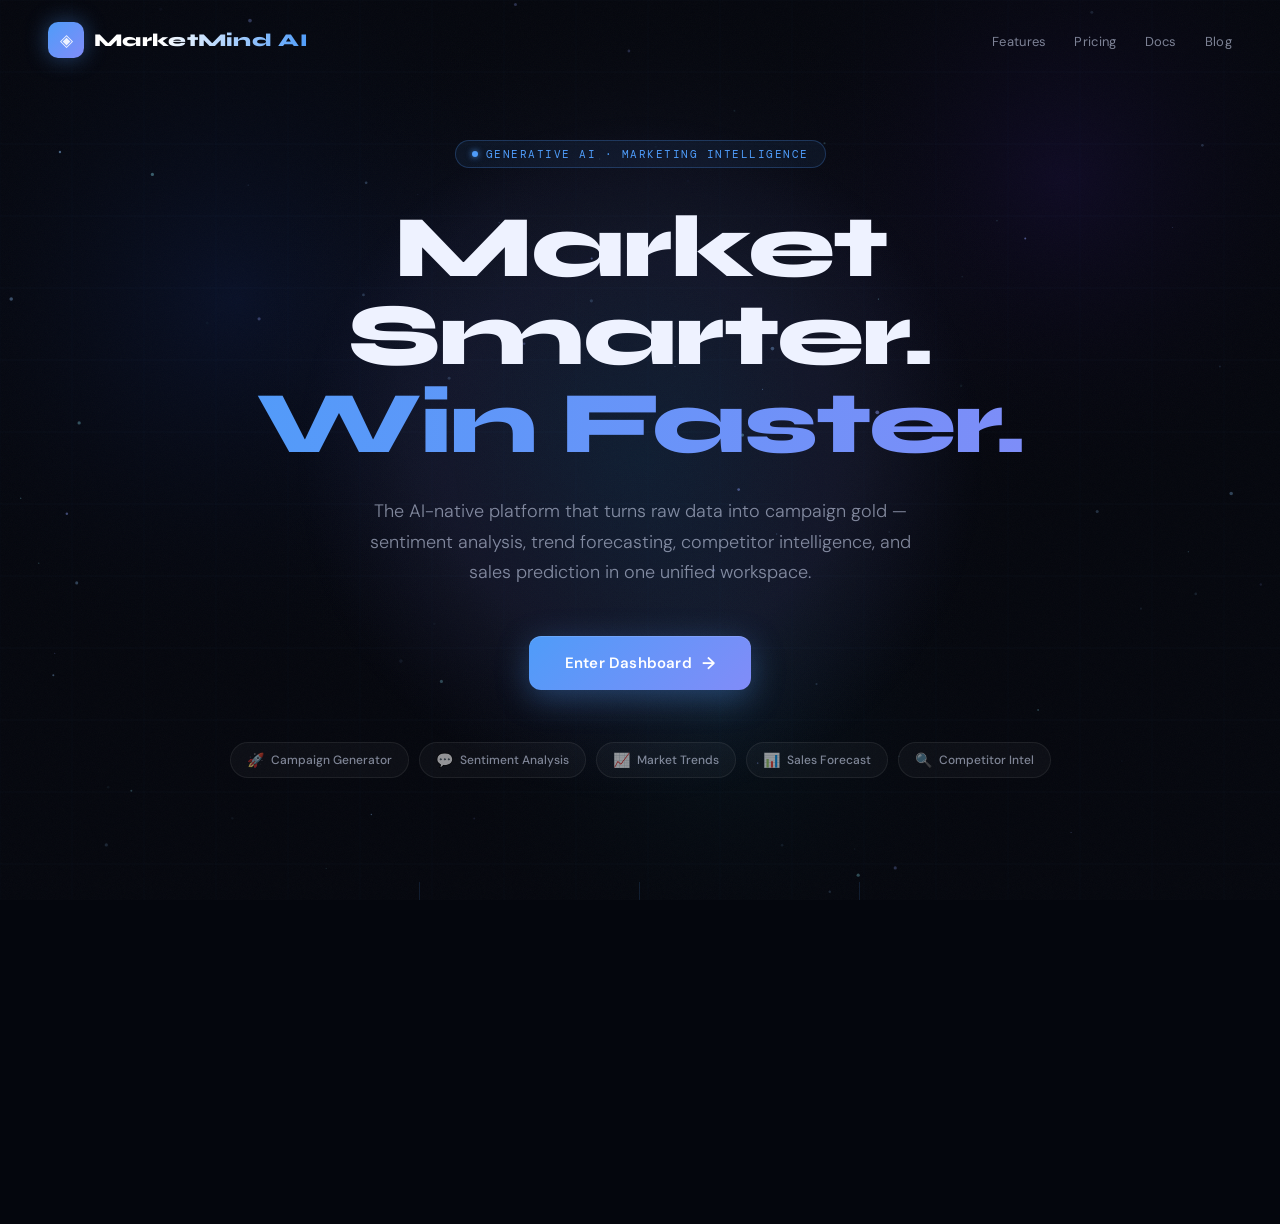
<file: welcome.html>
<!DOCTYPE html>
<html lang="en">
<head>
<meta charset="UTF-8">
<meta name="viewport" content="width=device-width, initial-scale=1.0">
<title>MarketMind AI — Marketing Intelligence Platform</title>
<link href="https://fonts.googleapis.com/css2?family=Syne:wght@400;700;800&family=DM+Sans:wght@300;400;500&family=DM+Mono:wght@400;500&display=swap" rel="stylesheet">
<style>

/* ── RESET & BASE ── */
*, *::before, *::after { margin: 0; padding: 0; box-sizing: border-box; }

:root {
  --bg:      #04060d;
  --blue:    #4f9cf9;
  --indigo:  #818cf8;
  --teal:    #2dd4bf;
  --rose:    #fb7185;
  --amber:   #fbbf24;
  --text-1:  #eef2ff;
  --text-2:  rgba(220,230,255,0.55);
  --text-3:  rgba(200,215,255,0.28);
  --rim:     rgba(79,156,249,0.14);
  --ease:    cubic-bezier(0.16,1,0.3,1);
}

html, body {
  width: 100%; height: 100%;
  background: var(--bg);
  color: var(--text-1);
  font-family: 'DM Sans', sans-serif;
  overflow-x: hidden;
}

/* ── CANVAS ── */
#cvs {
  position: fixed; inset: 0; z-index: 0;
  pointer-events: none;
}

/* ── NOISE ── */
body::after {
  content: '';
  position: fixed; inset: 0; z-index: 1;
  pointer-events: none;
  opacity: 0.03;
  background-image: url("data:image/svg+xml,%3Csvg viewBox='0 0 256 256' xmlns='http://www.w3.org/2000/svg'%3E%3Cfilter id='n'%3E%3CfeTurbulence type='fractalNoise' baseFrequency='0.9' numOctaves='4' stitchTiles='stitch'/%3E%3C/filter%3E%3Crect width='100%25' height='100%25' filter='url(%23n)'/%3E%3C/svg%3E");
  background-size: 180px 180px;
}

/* ── LAYOUT ── */
.page {
  position: relative; z-index: 2;
  min-height: 100vh;
  display: flex; flex-direction: column;
}

/* ── NAVBAR ── */
.nav {
  display: flex; align-items: center; justify-content: space-between;
  padding: 22px 48px;
  animation: fadeDown 0.8s var(--ease) both;
}
.nav-logo {
  display: flex; align-items: center; gap: 10px;
}
.nav-mark {
  width: 36px; height: 36px; border-radius: 10px;
  background: linear-gradient(135deg, var(--blue), var(--indigo));
  display: grid; place-items: center;
  font-size: 17px;
  box-shadow: 0 0 22px rgba(79,156,249,0.4);
}
.nav-brand {
  font-family: 'Syne', sans-serif;
  font-weight: 800; font-size: 18px; letter-spacing: 0.3px;
  background: linear-gradient(90deg, #fff 30%, var(--blue));
  -webkit-background-clip: text; -webkit-text-fill-color: transparent;
}
.nav-links {
  display: flex; align-items: center; gap: 28px;
  list-style: none;
}
.nav-links li a {
  font-size: 13px; color: var(--text-2); text-decoration: none;
  letter-spacing: 0.3px; font-weight: 400;
  transition: color 0.2s;
}
.nav-links li a:hover { color: var(--text-1); }
.nav-cta {
  display: flex; align-items: center; gap: 10px;
}
.btn-nav {
  padding: 9px 20px; border-radius: 9px;
  font-family: 'DM Sans', sans-serif; font-size: 13px; font-weight: 600;
  cursor: pointer; border: none; outline: none;
  transition: all 0.2s var(--ease);
}
.btn-outline {
  background: transparent;
  border: 1px solid var(--rim);
  color: var(--text-2);
}
.btn-outline:hover { border-color: rgba(79,156,249,0.4); color: var(--text-1); }
.btn-solid {
  background: linear-gradient(135deg, var(--blue), var(--indigo));
  color: #fff;
  box-shadow: 0 4px 18px rgba(79,156,249,0.3);
}
.btn-solid:hover { transform: translateY(-1px); box-shadow: 0 8px 28px rgba(79,156,249,0.45); }

/* ── HERO ── */
.hero {
  flex: 1;
  display: flex; flex-direction: column;
  align-items: center; justify-content: center;
  text-align: center;
  padding: 60px 24px 40px;
  position: relative;
}

/* Glowing orb behind title */
.hero-glow {
  position: absolute;
  width: 700px; height: 700px;
  border-radius: 50%;
  background: radial-gradient(circle,
    rgba(79,156,249,0.1) 0%,
    rgba(129,140,248,0.07) 40%,
    transparent 70%);
  pointer-events: none;
  animation: breathe 6s ease-in-out infinite;
}
@keyframes breathe {
  0%,100% { transform: scale(1); opacity: 0.7; }
  50%      { transform: scale(1.1); opacity: 1; }
}

/* Badge */
.hero-badge {
  display: inline-flex; align-items: center; gap: 8px;
  padding: 6px 16px; border-radius: 99px;
  border: 1px solid rgba(79,156,249,0.25);
  background: rgba(79,156,249,0.07);
  font-family: 'DM Mono', monospace;
  font-size: 11px; letter-spacing: 1.5px; color: var(--blue);
  margin-bottom: 36px;
  animation: fadeUp 0.8s 0.1s var(--ease) both;
}
.badge-dot {
  width: 6px; height: 6px; border-radius: 50%;
  background: var(--blue); box-shadow: 0 0 6px var(--blue);
  animation: blink 2s infinite;
}
@keyframes blink { 0%,100%{opacity:1} 50%{opacity:0.2} }

/* Headline */
.hero-title {
  font-family: 'Syne', sans-serif;
  font-size: clamp(42px, 7vw, 88px);
  font-weight: 800;
  line-height: 1.0;
  letter-spacing: -2px;
  max-width: 900px;
  margin-bottom: 28px;
  animation: fadeUp 0.85s 0.2s var(--ease) both;
}
.hero-title .line-1 { display: block; color: var(--text-1); }
.hero-title .line-2 {
  display: block;
  background: linear-gradient(90deg, var(--blue) 0%, var(--indigo) 50%, var(--teal) 100%);
  -webkit-background-clip: text; -webkit-text-fill-color: transparent;
  background-size: 200%;
  animation: shimmer 4s linear infinite, fadeUp 0.85s 0.2s var(--ease) both;
}
@keyframes shimmer { 0%{background-position:0%} 100%{background-position:200%} }

/* Sub */
.hero-sub {
  font-size: clamp(15px, 2vw, 18px);
  color: var(--text-2); font-weight: 300; line-height: 1.7;
  max-width: 560px; margin-bottom: 48px;
  animation: fadeUp 0.9s 0.3s var(--ease) both;
}

/* CTA group */
.cta-group {
  display: flex; align-items: center; gap: 14px; flex-wrap: wrap; justify-content: center;
  animation: fadeUp 0.9s 0.4s var(--ease) both;
}
.btn-enter {
  display: inline-flex; align-items: center; gap: 10px;
  padding: 16px 36px; border-radius: 12px;
  background: linear-gradient(135deg, var(--blue) 0%, var(--indigo) 100%);
  color: #fff; font-family: 'DM Sans', sans-serif;
  font-size: 15px; font-weight: 600;
  border: none; cursor: pointer;
  box-shadow: 0 8px 32px rgba(79,156,249,0.35), 0 1px 0 rgba(255,255,255,0.12) inset;
  transition: all 0.25s var(--ease);
  position: relative; overflow: hidden;
  letter-spacing: 0.2px;
}
.btn-enter::before {
  content: '';
  position: absolute; top: 0; left: -100%; width: 60%; height: 100%;
  background: linear-gradient(90deg, transparent, rgba(255,255,255,0.12), transparent);
  transition: left 0.5s var(--ease);
}
.btn-enter:hover::before { left: 160%; }
.btn-enter:hover {
  transform: translateY(-3px) scale(1.02);
  box-shadow: 0 16px 48px rgba(79,156,249,0.5), 0 1px 0 rgba(255,255,255,0.12) inset;
}
.btn-enter:active { transform: translateY(0) scale(0.99); }
.btn-enter .arrow {
  transition: transform 0.2s var(--ease);
  font-size: 17px;
}
.btn-enter:hover .arrow { transform: translateX(4px); }

.btn-learn {
  display: inline-flex; align-items: center; gap: 8px;
  padding: 16px 28px; border-radius: 12px;
  background: rgba(255,255,255,0.04);
  border: 1px solid var(--rim);
  color: var(--text-2); font-family: 'DM Sans', sans-serif;
  font-size: 15px; font-weight: 500;
  cursor: pointer;
  transition: all 0.2s var(--ease);
}
.btn-learn:hover {
  background: rgba(255,255,255,0.08);
  border-color: rgba(79,156,249,0.3);
  color: var(--text-1);
  transform: translateY(-2px);
}

/* ── FEATURE PILLS ── */
.feature-pills {
  display: flex; align-items: center; gap: 10px; flex-wrap: wrap; justify-content: center;
  margin-top: 52px;
  animation: fadeUp 1s 0.55s var(--ease) both;
}
.pill {
  display: inline-flex; align-items: center; gap: 7px;
  padding: 8px 16px; border-radius: 99px;
  border: 1px solid rgba(255,255,255,0.07);
  background: rgba(255,255,255,0.03);
  font-size: 12px; font-weight: 500; color: var(--text-2);
  transition: all 0.2s;
  backdrop-filter: blur(8px);
}
.pill:hover { border-color: var(--rim); color: var(--text-1); background: rgba(79,156,249,0.06); }
.pill-icon { font-size: 14px; }

/* ── STATS ROW ── */
.stats {
  display: flex; align-items: center; justify-content: center; gap: 0;
  margin-top: 64px; padding: 0 24px;
  animation: fadeUp 1s 0.65s var(--ease) both;
  flex-wrap: wrap;
}
.stat-item {
  flex: 1; min-width: 160px; max-width: 220px;
  text-align: center; padding: 28px 24px;
  border-right: 1px solid var(--rim);
  position: relative;
}
.stat-item:last-child { border-right: none; }
.stat-num {
  font-family: 'Syne', sans-serif;
  font-size: 36px; font-weight: 800; letter-spacing: -1px;
  background: linear-gradient(135deg, #fff, var(--blue));
  -webkit-background-clip: text; -webkit-text-fill-color: transparent;
  line-height: 1;
}
.stat-label {
  font-size: 12px; color: var(--text-3); margin-top: 6px;
  letter-spacing: 0.5px; font-weight: 400;
}

/* ── MARQUEE ── */
.marquee-wrap {
  width: 100%; overflow: hidden;
  padding: 28px 0;
  border-top: 1px solid var(--rim);
  border-bottom: 1px solid var(--rim);
  margin-top: 64px;
  animation: fadeUp 1s 0.7s var(--ease) both;
  position: relative;
}
.marquee-wrap::before,
.marquee-wrap::after {
  content: ''; position: absolute; top: 0; bottom: 0; width: 120px; z-index: 2;
  pointer-events: none;
}
.marquee-wrap::before { left: 0;  background: linear-gradient(90deg, var(--bg), transparent); }
.marquee-wrap::after  { right: 0; background: linear-gradient(-90deg, var(--bg), transparent); }
.marquee-track {
  display: flex; align-items: center; gap: 32px;
  width: max-content;
  animation: marquee 28s linear infinite;
}
@keyframes marquee { 0%{transform:translateX(0)} 100%{transform:translateX(-50%)} }
.marquee-item {
  display: flex; align-items: center; gap: 10px;
  font-family: 'DM Mono', monospace; font-size: 12px;
  color: var(--text-3); letter-spacing: 1px; white-space: nowrap;
  padding: 6px 20px; border-radius: 99px;
  border: 1px solid rgba(255,255,255,0.05);
}
.marquee-item span { font-size: 15px; }

/* ── FOOTER ── */
.footer {
  text-align: center; padding: 28px;
  font-size: 12px; color: var(--text-3);
  animation: fadeUp 1s 0.8s var(--ease) both;
  font-family: 'DM Mono', monospace; letter-spacing: 0.5px;
}

/* ── ANIMATIONS ── */
@keyframes fadeUp {
  from { opacity: 0; transform: translateY(24px); }
  to   { opacity: 1; transform: translateY(0); }
}
@keyframes fadeDown {
  from { opacity: 0; transform: translateY(-16px); }
  to   { opacity: 1; transform: translateY(0); }
}

/* ── RESPONSIVE ── */
@media (max-width: 768px) {
  .nav { padding: 16px 20px; }
  .nav-links { display: none; }
  .hero { padding: 40px 20px 20px; }
  .hero-title { letter-spacing: -1px; }
  .stats { gap: 0; }
  .stat-item { border-right: none; border-bottom: 1px solid var(--rim); padding: 20px; }
  .stat-item:last-child { border-bottom: none; }
}

</style>
</head>
<body>

<canvas id="cvs"></canvas>

<div class="page">

  <!-- NAVBAR -->
  <nav class="nav">
    <div class="nav-logo">
      <div class="nav-mark">◈</div>
      <span class="nav-brand">MarketMind AI</span>
    </div>
    <ul class="nav-links">
      <li><a href="#">Features</a></li>
      <li><a href="#">Pricing</a></li>
      <li><a href="#">Docs</a></li>
      <li><a href="#">Blog</a></li>
    </ul>

  </nav>

  <!-- HERO -->
  <section class="hero">
    <div class="hero-glow"></div>

    <div class="hero-badge">
      <div class="badge-dot"></div>
      GENERATIVE AI · MARKETING INTELLIGENCE
    </div>

    <h1 class="hero-title">
      <span class="line-1">Market Smarter.</span>
      <span class="line-2">Win Faster.</span>
    </h1>

    <p class="hero-sub">
      The AI-native platform that turns raw data into campaign gold —
      sentiment analysis, trend forecasting, competitor intelligence,
      and sales prediction in one unified workspace.
    </p>

    <div class="cta-group">
      <button class="btn-enter" onclick="enterApp()">
        Enter Dashboard
        <span class="arrow">→</span>
      </button>
    </div>

    <div class="feature-pills">
      <div class="pill"><span class="pill-icon">🚀</span> Campaign Generator</div>
      <div class="pill"><span class="pill-icon">💬</span> Sentiment Analysis</div>
      <div class="pill"><span class="pill-icon">📈</span> Market Trends</div>
      <div class="pill"><span class="pill-icon">📊</span> Sales Forecast</div>
      <div class="pill"><span class="pill-icon">🔍</span> Competitor Intel</div>
    </div>
  </section>

  <!-- STATS -->
  <div class="stats">
    <div class="stat-item">
      <div class="stat-num">2.8K+</div>
      <div class="stat-label">Campaigns Generated</div>
    </div>
    <div class="stat-item">
      <div class="stat-num">18.3K</div>
      <div class="stat-label">Reviews Analyzed</div>
    </div>
    <div class="stat-item">
      <div class="stat-num">94.7%</div>
      <div class="stat-label">Forecast Accuracy</div>
    </div>
    <div class="stat-item">
      <div class="stat-num">1,200+</div>
      <div class="stat-label">Brands Tracked</div>
    </div>
  </div>

  <!-- MARQUEE -->
  <div class="marquee-wrap">
    <div class="marquee-track">
      <div class="marquee-item"><span>⚡</span> REAL-TIME INTELLIGENCE</div>
      <div class="marquee-item"><span>🤖</span> GPT-POWERED COPY</div>
      <div class="marquee-item"><span>📡</span> LIVE TREND TRACKING</div>
      <div class="marquee-item"><span>🎯</span> PRECISION TARGETING</div>
      <div class="marquee-item"><span>🔬</span> NLP SENTIMENT ENGINE</div>
      <div class="marquee-item"><span>📈</span> ML FORECASTING</div>
      <div class="marquee-item"><span>🛡️</span> COMPETITIVE MOAT</div>
      <div class="marquee-item"><span>🌐</span> GLOBAL MARKET DATA</div>
      <!-- duplicate for seamless loop -->
      <div class="marquee-item"><span>⚡</span> REAL-TIME INTELLIGENCE</div>
      <div class="marquee-item"><span>🤖</span> GPT-POWERED COPY</div>
      <div class="marquee-item"><span>📡</span> LIVE TREND TRACKING</div>
      <div class="marquee-item"><span>🎯</span> PRECISION TARGETING</div>
      <div class="marquee-item"><span>🔬</span> NLP SENTIMENT ENGINE</div>
      <div class="marquee-item"><span>📈</span> ML FORECASTING</div>
      <div class="marquee-item"><span>🛡️</span> COMPETITIVE MOAT</div>
      <div class="marquee-item"><span>🌐</span> GLOBAL MARKET DATA</div>
    </div>
  </div>

  <!-- FOOTER -->
  <footer class="footer">
    © 2025 MarketMind AI — All rights reserved &nbsp;·&nbsp; Built with Generative AI
  </footer>

</div>

<script>
/* ── CANVAS BACKGROUND ── */
(function () {
  const canvas = document.getElementById('cvs');
  const ctx    = canvas.getContext('2d');
  let W, H;

  function resize() { W = canvas.width = innerWidth; H = canvas.height = innerHeight; }
  window.addEventListener('resize', resize); resize();

  /* Particles */
  const particles = Array.from({ length: 90 }, () => mkParticle());
  function mkParticle() {
    return {
      x: Math.random() * innerWidth,
      y: Math.random() * innerHeight,
      r: Math.random() * 1.5 + 0.4,
      vx: (Math.random() - 0.5) * 0.18,
      vy: -(Math.random() * 0.25 + 0.05),
      life: Math.random(),
      decay: Math.random() * 0.004 + 0.001,
      hue: [210, 230, 190][Math.floor(Math.random() * 3)]
    };
  }

  /* Mouse parallax */
  let mx = W / 2, my = H / 2;
  window.addEventListener('mousemove', e => { mx = e.clientX; my = e.clientY; });

  /* Nebula blobs */
  const blobs = [
    { fx: 0.18, fy: 0.3,  r: 420, c: 'rgba(25,55,140,0.2)' },
    { fx: 0.8,  fy: 0.18, r: 340, c: 'rgba(70,30,160,0.15)' },
    { fx: 0.55, fy: 0.8,  r: 300, c: 'rgba(15,90,110,0.13)' },
  ];

  let t = 0;
  function frame() {
    t += 0.004;
    ctx.clearRect(0, 0, W, H);
    ctx.fillStyle = '#04060d';
    ctx.fillRect(0, 0, W, H);

    /* Animated nebula */
    blobs.forEach((b, i) => {
      const ox = Math.sin(t + i * 1.3) * 40;
      const oy = Math.cos(t + i * 0.9) * 30;
      const bx = b.fx * W + ox + (mx - W / 2) * 0.015;
      const by = b.fy * H + oy + (my - H / 2) * 0.015;
      const g = ctx.createRadialGradient(bx, by, 0, bx, by, b.r);
      g.addColorStop(0, b.c); g.addColorStop(1, 'transparent');
      ctx.fillStyle = g; ctx.fillRect(0, 0, W, H);
    });

    /* Subtle grid */
    ctx.strokeStyle = 'rgba(79,156,249,0.025)';
    ctx.lineWidth = 1;
    for (let x = 0; x < W; x += 72) { ctx.beginPath(); ctx.moveTo(x,0); ctx.lineTo(x,H); ctx.stroke(); }
    for (let y = 0; y < H; y += 72) { ctx.beginPath(); ctx.moveTo(0,y); ctx.lineTo(W,y); ctx.stroke(); }

    /* Particles */
    particles.forEach(p => {
      p.x += p.vx; p.y += p.vy; p.life -= p.decay;
      if (p.life <= 0 || p.y < -10) { Object.assign(p, mkParticle(), { x: Math.random() * W, y: H + 10 }); }
      ctx.beginPath();
      ctx.arc(p.x, p.y, p.r, 0, Math.PI * 2);
      ctx.fillStyle = `hsla(${p.hue},80%,75%,${p.life * 0.55})`;
      ctx.fill();
    });

    /* Central glow ring */
    const cx = W / 2, cy = H * 0.44;
    const rg = ctx.createRadialGradient(cx, cy, 60, cx, cy, 420);
    rg.addColorStop(0,   'rgba(79,156,249,0.06)');
    rg.addColorStop(0.5, 'rgba(129,140,248,0.04)');
    rg.addColorStop(1,   'transparent');
    ctx.fillStyle = rg; ctx.fillRect(0, 0, W, H);

    requestAnimationFrame(frame);
  }
  frame();
})();

function enterApp() { window.location.href = 'index.html'; }
</script>
</body>
</html>
</file>
